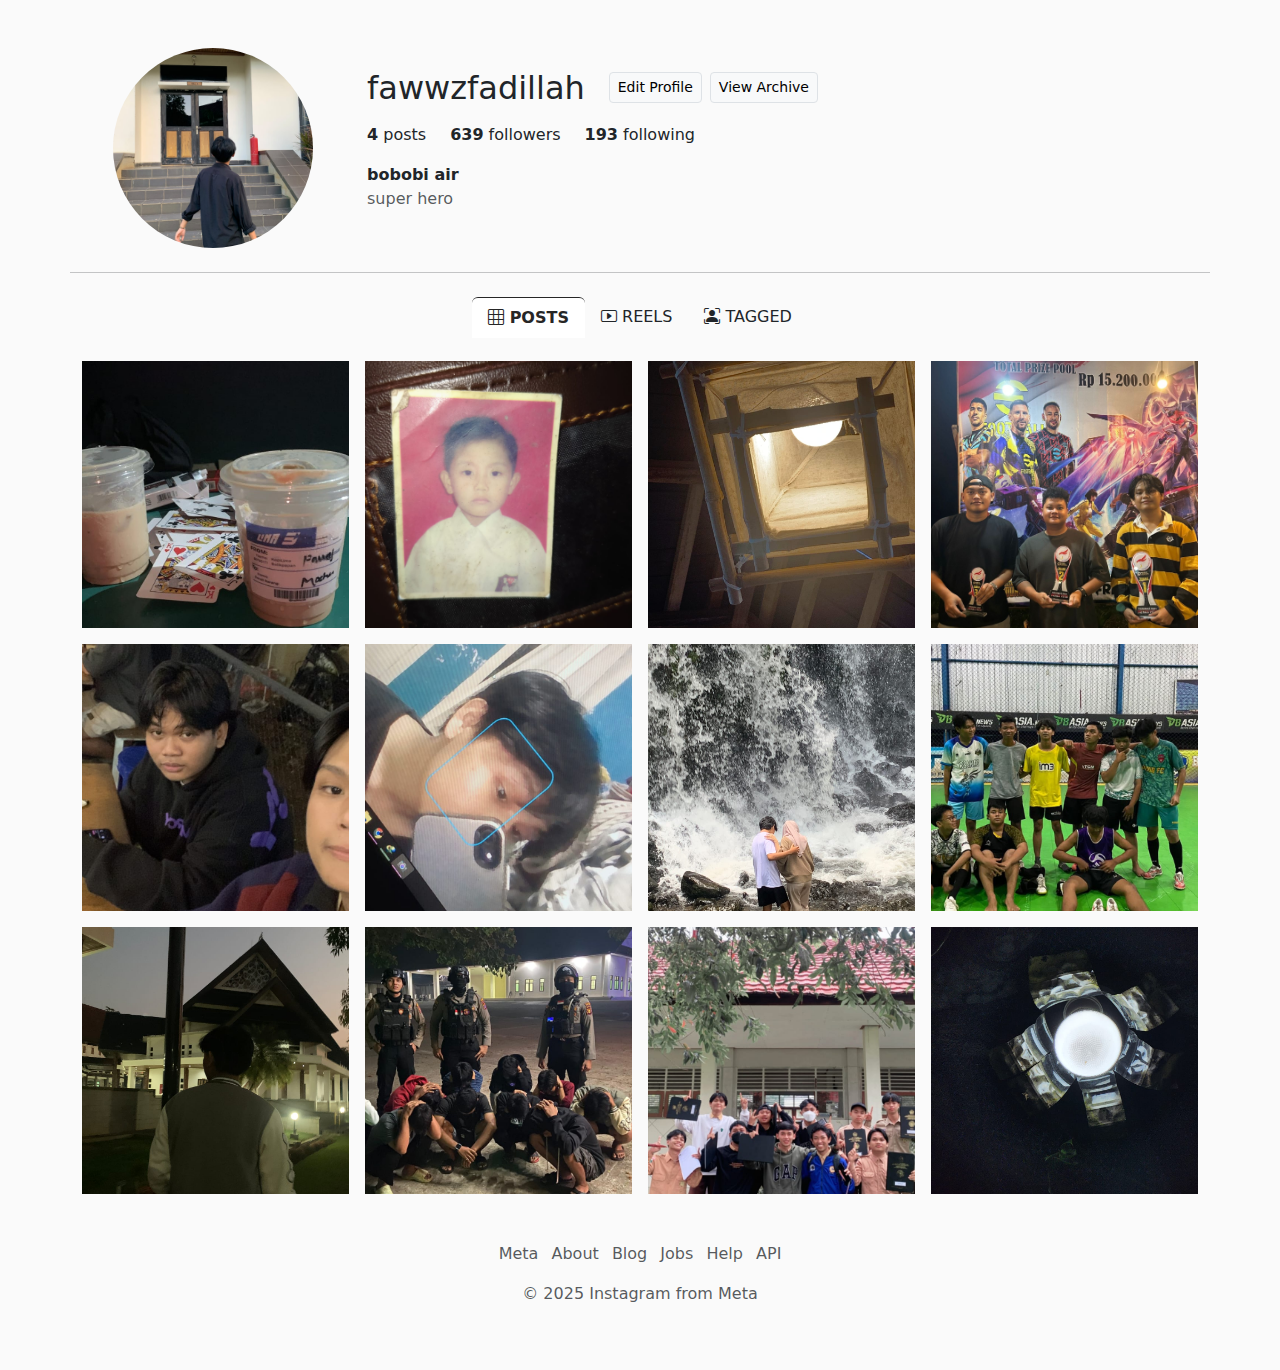
<file: praktikum 3 boostrap/index.html>
<!DOCTYPE html>
<html lang="id">
<head>
    <meta charset="UTF-8">
    <meta name="viewport" content="width=device-width, initial-scale=1.0">
    <title>Profil Instagram</title>

    <link href="https://cdn.jsdelivr.net/npm/bootstrap@5.3.3/dist/css/bootstrap.min.css" rel="stylesheet" integrity="sha384-QWTKZyjpPEjISv5WaRU9OFeRpok6YctnYmDr5pNlyT2bRjXh0JMhjY6hW+ALEwIH" crossorigin="anonymous">
    <link rel="stylesheet" href="https://cdn.jsdelivr.net/npm/bootstrap-icons@1.11.3/font/bootstrap-icons.min.css">
    
    <link rel="stylesheet" href="assets/css/style.css"> 
</head>
<body>

    <header class="container mt-5">
        <div class="row align-items-center">
            <div class="col-md-3 text-center mb-4 mb-md-0">
                <img src="assets/img/profilku.jpg" class="rounded-circle" style="width: 200px; height: 200px; object-fit: cover;" alt="Foto Profil">
            </div>

            <div class="col-md-9">
                <div class="d-flex flex-column">
                    <div class="d-flex flex-wrap align-items-center mb-3">
                        <h2 class="mb-0 me-4">fawwzfadillah</h2>
                        <div class="d-none d-md-flex gap-2">
                            <button class="btn btn-light border btn-sm">Edit Profile</button>
                            <button class="btn btn-light border btn-sm">View Archive</button>
                        </div>
                    </div>
            
                    <div class="d-flex mb-3">
                        <div class="me-4"><strong>4</strong> posts</div>
                        <div class="me-4"><strong>639</strong> followers</div>
                        <div><strong>193</strong> following</div>
                    </div>
            
                    <div class="bio">
                        <p class="fw-bold mb-0">bobobi air</p>
                        <p class="text-muted">super hero</p>  
                       
                        <p>
                    </div>
                    
                    <div class="d-grid gap-2 d-md-none mt-3">
                         <button class="btn btn-light border btn-sm">Edit Profile</button>
                    </div>
                </div>
            </div>
        </div>
    </header>

    <hr class="container my-4">

    <main class="container">
        <ul class="nav nav-tabs justify-content-center border-0" id="myTab" role="tablist">
            <li class="nav-item" role="presentation">
                <button class="nav-link active text-dark" id="posts-tab" data-bs-toggle="tab" data-bs-target="#posts-tab-pane" type="button" role="tab" aria-controls="posts-tab-pane" aria-selected="true">
                    <i class="bi bi-grid-3x3"></i> POSTS
                </button>
            </li>
            <li class="nav-item" role="presentation">
                <button class="nav-link text-dark" id="reels-tab" data-bs-toggle="tab" data-bs-target="#reels-tab-pane" type="button" role="tab" aria-controls="reels-tab-pane" aria-selected="false">
                    <i class="bi bi-play-btn"></i> REELS
                </button>
            </li>
            <li class="nav-item" role="presentation">
                <button class="nav-link text-dark" id="tagged-tab" data-bs-toggle="tab" data-bs-target="#tagged-tab-pane" type="button" role="tab" aria-controls="tagged-tab-pane" aria-selected="false">
                    <i class="bi bi-person-bounding-box"></i> TAGGED
                </button>
            </li>
        </ul>

        <div class="tab-content mt-4" id="myTabContent">
            <div class="tab-pane fade show active" id="posts-tab-pane" role="tabpanel" aria-labelledby="posts-tab" tabindex="0">
                <div class="row g-3">
                    <div class="col-12 col-sm-6 col-lg-3">
                        <div class="post-item"><img src="assets/img/post1.jpg" class="img-fluid" alt="Post 1"></div>
                    </div>
                    <div class="col-12 col-sm-6 col-lg-3">
                        <div class="post-item"><img src="assets/img/post2.jpg" class="img-fluid" alt="Post 2"></div>
                    </div>
                    <div class="col-12 col-sm-6 col-lg-3">
                        <div class="post-item"><img src="assets/img/post3.jpg" class="img-fluid" alt="Post 3"></div>
                    </div>
                     <div class="col-12 col-sm-6 col-lg-3">
                        <div class="post-item"><img src="assets/img/post4.jpg" class="img-fluid" alt="Post 4"></div>
                    </div>
                     <div class="col-12 col-sm-6 col-lg-3">
                        <div class="post-item"><img src="assets/img/post5.jpg" class="img-fluid" alt="Post 5"></div>
                    </div>
                     <div class="col-12 col-sm-6 col-lg-3">
                        <div class="post-item"><img src="assets/img/post6.jpg" class="img-fluid" alt="Post 6"></div>
                    </div>
                     <div class="col-12 col-sm-6 col-lg-3">
                        <div class="post-item"><img src="assets/img/post7.jpg" class="img-fluid" alt="Post 7"></div>
                    </div>
                     <div class="col-12 col-sm-6 col-lg-3">
                        <div class="post-item"><img src="assets/img/post8.jpg" class="img-fluid" alt="Post 8"></div>
                    </div>
                     <div class="col-12 col-sm-6 col-lg-3">
                        <div class="post-item"><img src="assets/img/post9.jpg" class="img-fluid" alt="Post 9"></div>
                    </div>
                     <div class="col-12 col-sm-6 col-lg-3">
                        <div class="post-item"><img src="assets/img/post10.jpg" class="img-fluid" alt="Post 10"></div>
                    </div>
                     <div class="col-12 col-sm-6 col-lg-3">
                        <div class="post-item"><img src="assets/img/post11.jpg" class="img-fluid" alt="Post 11"></div>
                    </div>
                     <div class="col-12 col-sm-6 col-lg-3">
                        <div class="post-item"><img src="assets/img/post12.jpg" class="img-fluid" alt="Post 12"></div>
                    </div>
                </div>
            </div>
            <div class="tab-pane fade" id="reels-tab-pane" role="tabpanel" aria-labelledby="reels-tab" tabindex="0">
                <p class="text-center">Konten Reels akan ditampilkan di sini.</p>
            </div>
            <div class="tab-pane fade" id="tagged-tab-pane" role="tabpanel" aria-labelledby="tagged-tab" tabindex="0">
                <p class="text-center">Konten yang di-tag akan ditampilkan di sini.</p>
            </div>
        </div>
    </main>

    <footer class="container text-center text-muted py-5">
        <ul class="list-inline">
            <li class="list-inline-item">Meta</li>
            <li class="list-inline-item">About</li>
            <li class="list-inline-item">Blog</li>
            <li class="list-inline-item">Jobs</li>
            <li class="list-inline-item">Help</li>
            <li class="list-inline-item">API</li>
        </ul>
        <p>&copy; 2025 Instagram from Meta</p>
    </footer>

    <script src="https://cdn.jsdelivr.net/npm/bootstrap@5.3.3/dist/js/bootstrap.bundle.min.js" integrity="sha384-YvpcrYf0tY3lHB60NNkmXc5s9fDVZLESaAA55NDzOxhy9GkcIdslK1eN7N6jIeHz" crossorigin="anonymous"></script>
</body>
</html>
</file>
<file: praktikum 3 boostrap/assets/css/style.css>
body {
    background-color: #fafafa;
}

.profile-pic {
    width: 150px;
    height: 150px;
    object-fit: cover;
}


.post-item {
    position: relative;
    width: 100%;
    padding-top: 100%;
    overflow: hidden;
}

.post-item img {
    position: absolute;
    top: 0;
    left: 0;
    width: 100%;
    height: 100%;
    object-fit: cover;
}


.post-item:hover img {
    opacity: 0.8;
    cursor: pointer;
}


.nav-tabs .nav-link {
    border: none !important;
    color: #8e8e8e;
}

.nav-tabs .nav-link.active {
    border-top: 1px solid #262626 !important;
    color: #262626 !important;
    font-weight: 600;
}
</file>
